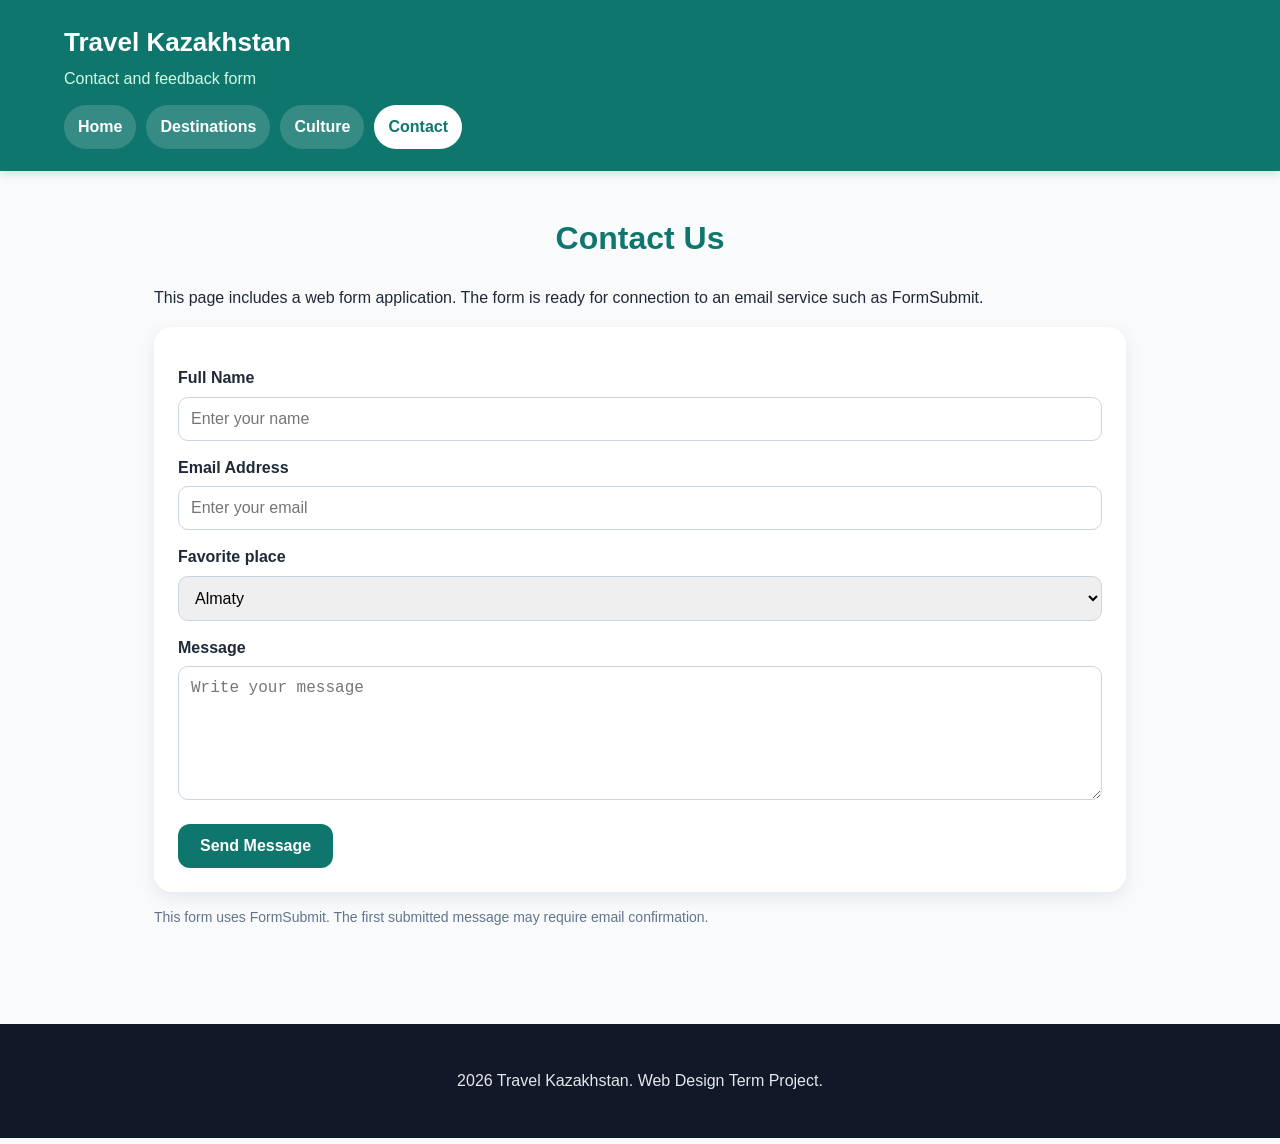
<file: contact.html>
<!DOCTYPE html>
<html lang="en">
<head>
  <meta charset="UTF-8"><meta name="viewport" content="width=device-width, initial-scale=1.0">
  <title>Travel Kazakhstan - Contact</title><link rel="stylesheet" href="style.css">
</head>
<body>
<header><p class="brand">Travel Kazakhstan</p><p class="tagline">Contact and feedback form</p><nav><a href="index.html">Home</a><a href="destinations.html">Destinations</a><a href="culture.html">Culture</a><a class="active" href="contact.html">Contact</a></nav></header>
<main class="container">
  <h1 class="section-title">Contact Us</h1>
  <p>This page includes a web form application. The form is ready for connection to an email service such as FormSubmit.</p>
  <form id="contactForm" action="https://formsubmit.co/tom_word2000@mail.ru" method="POST"> 
    <label for="name">Full Name</label><input id="name" name="name" type="text" placeholder="Enter your name" required>
    <label for="email">Email Address</label><input id="email" name="email" type="email" placeholder="Enter your email" required>
    <label for="place">Favorite place</label><select id="place" name="place"><option>Almaty</option><option>Astana</option><option>Charyn Canyon</option><option>Lake Kaindy</option></select>
    <label for="message">Message</label><textarea id="message" name="message" rows="6" placeholder="Write your message" required></textarea>
    <button type="submit">Send Message</button>
  </form>
  <p class="small-note">This form uses FormSubmit. The first submitted message may require email confirmation.</p>
</main>
<footer><p>2026 Travel Kazakhstan. Web Design Term Project.</p></footer>
</body></html>
</file>
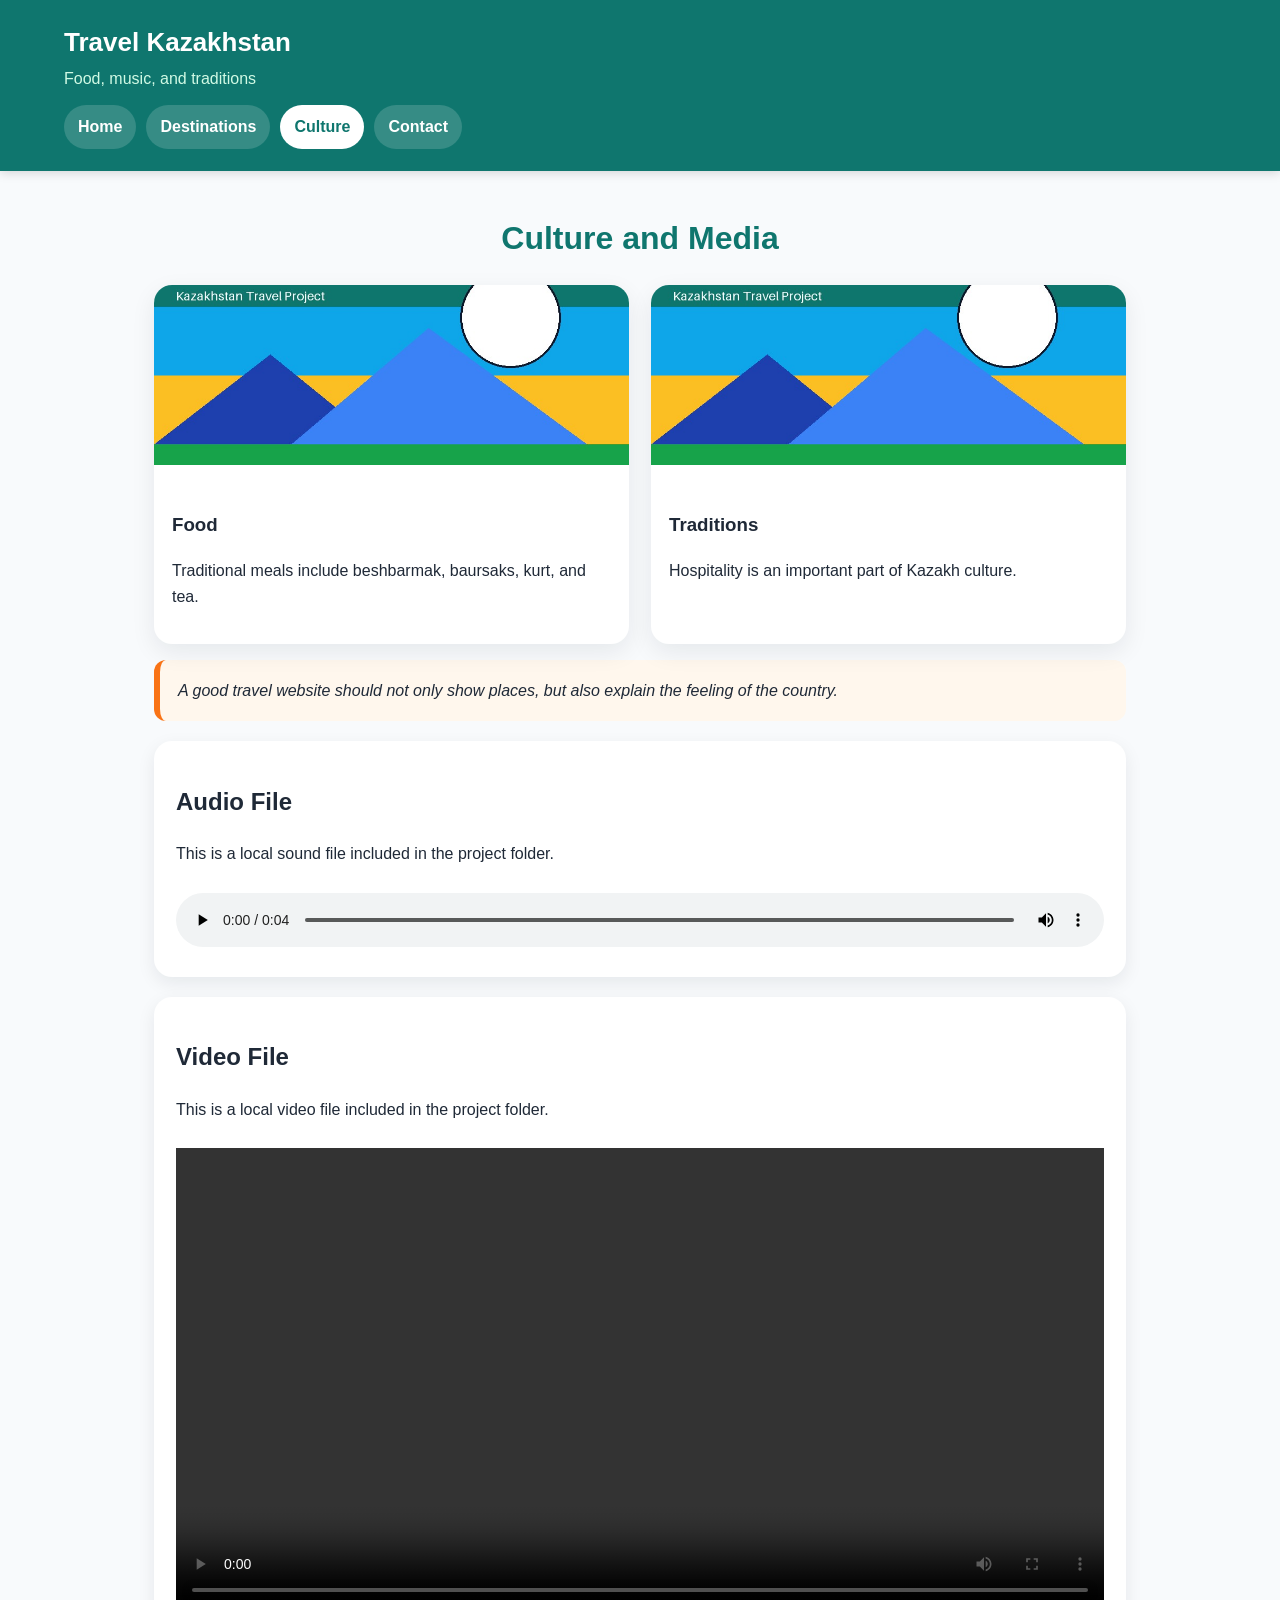
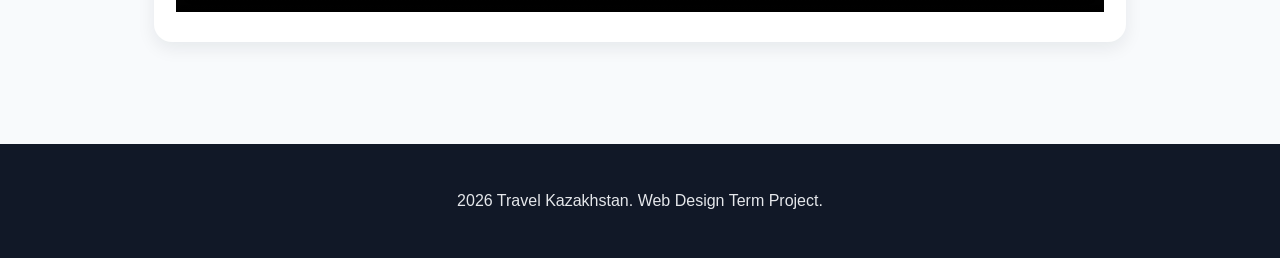
<file: culture.html>
<!DOCTYPE html>
<html lang="en">
<head>
  <meta charset="UTF-8"><meta name="viewport" content="width=device-width, initial-scale=1.0">
  <title>Travel Kazakhstan - Culture</title><link rel="stylesheet" href="style.css">
  <style>.quote{background:#fff7ed;border-left:6px solid #f97316;padding:18px;border-radius:12px;font-style:italic}</style>
</head>
<body>
<header><p class="brand">Travel Kazakhstan</p><p class="tagline">Food, music, and traditions</p><nav><a href="index.html">Home</a><a href="destinations.html">Destinations</a><a class="active" href="culture.html">Culture</a><a href="contact.html">Contact</a></nav></header>
<main class="container">
  <h1 class="section-title">Culture and Media</h1>
  <div class="grid"><article class="card"><img src="assets/images/food.jpg" alt="Kazakh food"><div class="card-content"><h3>Food</h3><p>Traditional meals include beshbarmak, baursaks, kurt, and tea.</p></div></article><article class="card"><img src="assets/images/culture.jpg" alt="Kazakh culture"><div class="card-content"><h3>Traditions</h3><p>Hospitality is an important part of Kazakh culture.</p></div></article></div>
  <p class="quote">A good travel website should not only show places, but also explain the feeling of the country.</p>
  <div class="media-box"><h2>Audio File</h2><p>This is a local sound file included in the project folder.</p><audio controls><source src="assets/audio/background.wav" type="audio/wav">Your browser does not support audio.</audio></div>
  <div class="media-box"><h2>Video File</h2><p>This is a local video file included in the project folder.</p><video controls><source src="assets/video/kazakhstan.mp4" type="video/mp4">Your browser does not support video.</video></div>
</main>
<footer><p>2026 Travel Kazakhstan. Web Design Term Project.</p></footer>
</body></html>
</file>
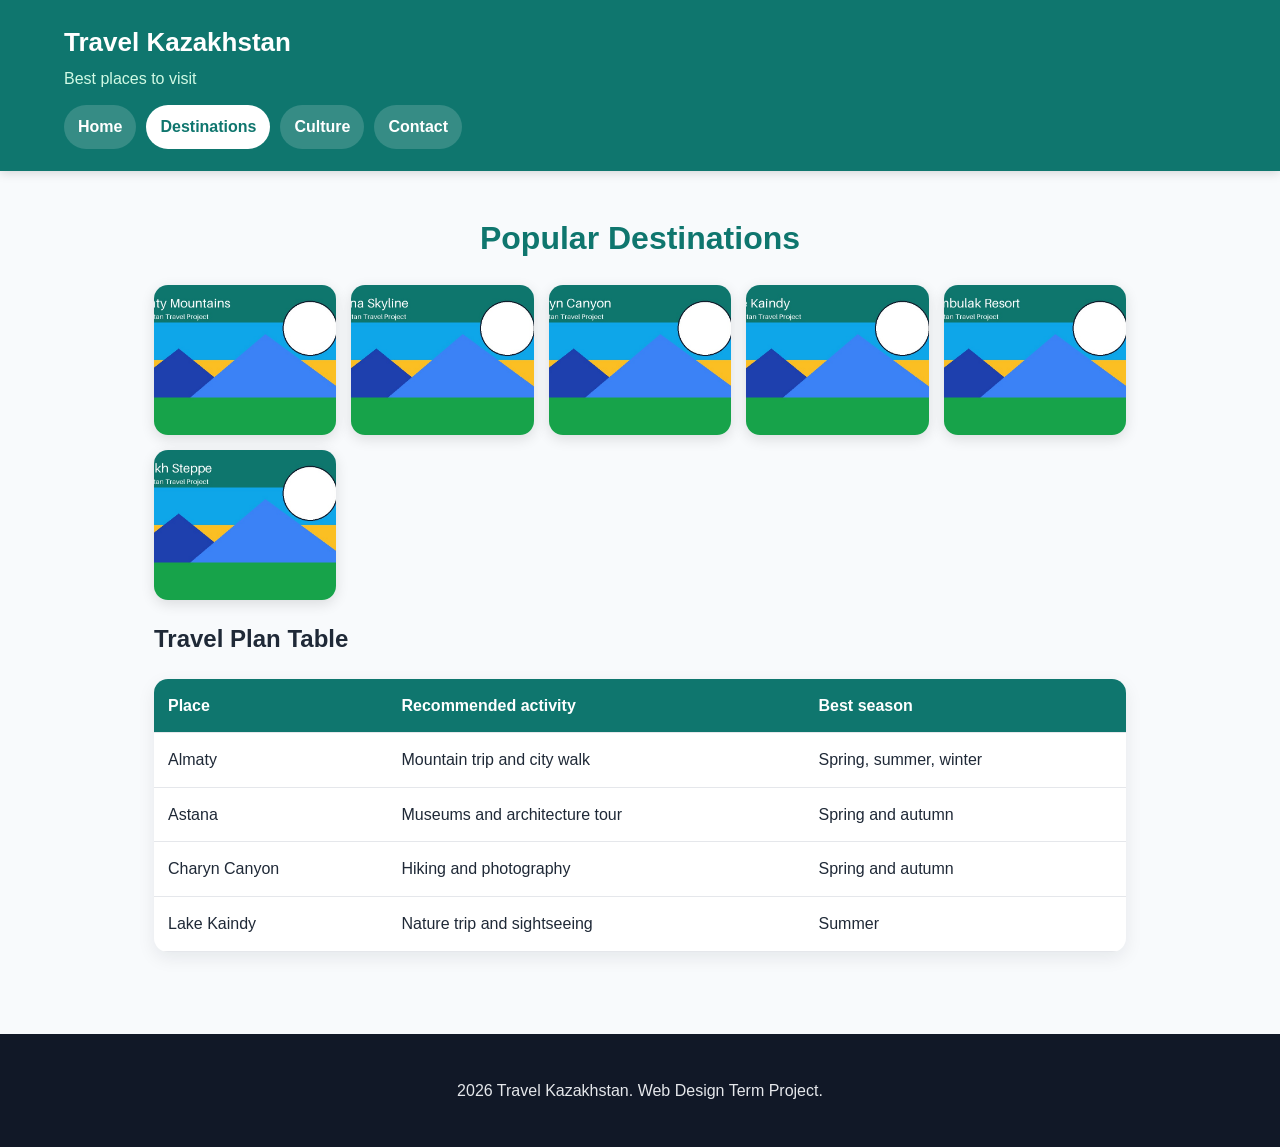
<file: destinations.html>
<!DOCTYPE html>
<html lang="en">
<head>
  <meta charset="UTF-8"><meta name="viewport" content="width=device-width, initial-scale=1.0">
  <title>Travel Kazakhstan - Destinations</title><link rel="stylesheet" href="style.css">
</head>
<body>
<header><p class="brand">Travel Kazakhstan</p><p class="tagline">Best places to visit</p><nav><a href="index.html">Home</a><a class="active" href="destinations.html">Destinations</a><a href="culture.html">Culture</a><a href="contact.html">Contact</a></nav></header>
<main class="container">
  <h1 class="section-title">Popular Destinations</h1>
  <div class="gallery"><img src="assets/images/almaty.jpg" alt="Almaty"><img src="assets/images/astana.jpg" alt="Astana"><img src="assets/images/charyn.jpg" alt="Charyn Canyon"><img src="assets/images/kaindy.jpg" alt="Lake Kaindy"><img src="assets/images/shymbulak.jpg" alt="Shymbulak"><img src="assets/images/steppe.jpg" alt="Steppe"></div>
  <h2>Travel Plan Table</h2>
  <table><tr><th>Place</th><th>Recommended activity</th><th>Best season</th></tr><tr><td>Almaty</td><td>Mountain trip and city walk</td><td>Spring, summer, winter</td></tr><tr><td>Astana</td><td>Museums and architecture tour</td><td>Spring and autumn</td></tr><tr><td>Charyn Canyon</td><td>Hiking and photography</td><td>Spring and autumn</td></tr><tr><td>Lake Kaindy</td><td>Nature trip and sightseeing</td><td>Summer</td></tr></table>
</main>
<footer><p>2026 Travel Kazakhstan. Web Design Term Project.</p></footer>
</body></html>
</file>
<file: style.css>
* {
    box-sizing: border-box;
}

body {
    margin: 0;
    font-family: Arial, Helvetica, sans-serif;
    line-height: 1.6;
    color: #1f2937;
    background: #f8fafc;
}

header {
    background: #0f766e;
    color: white;
    padding: 22px 5%;
    position: sticky;
    top: 0;
    z-index: 10;
    box-shadow: 0 2px 10px rgba(0, 0, 0, 0.15);
}

.brand {
    font-size: 26px;
    font-weight: 700;
    margin: 0;
}

.tagline {
    margin: 2px 0 14px;
    color: #d1fae5;
}

nav {
    display: flex;
    gap: 10px;
    flex-wrap: wrap;
}

nav a {
    color: white;
    text-decoration: none;
    background: rgba(255, 255, 255, 0.16);
    padding: 9px 14px;
    border-radius: 999px;
    font-weight: 600;
}

nav a:hover,
nav a.active {
    background: white;
    color: #0f766e;
}

.hero {
    padding: 70px 5%;
    background: linear-gradient(120deg, rgba(15, 118, 110, 0.95), rgba(14, 165, 233, 0.82)), url('assets/images/almaty.jpg');
    background-size: cover;
    background-position: center;
    color: white;
    text-align: center;
}

.hero h1 {
    font-size: 46px;
    margin: 0 0 12px;
}

.hero p {
    font-size: 20px;
    max-width: 850px;
    margin: 0 auto 22px;
}

.button {
    display: inline-block;
    background: #fbbf24;
    color: #111827;
    text-decoration: none;
    font-weight: 700;
    padding: 12px 20px;
    border-radius: 12px;
}

.container {
    max-width: 1100px;
    margin: auto;
    padding: 42px 5%;
}

.section-title {
    text-align: center;
    color: #0f766e;
    margin-top: 0;
}

.grid {
    display: grid;
    grid-template-columns: repeat(auto-fit, minmax(240px, 1fr));
    gap: 22px;
}

.card {
    background: white;
    border-radius: 18px;
    box-shadow: 0 8px 24px rgba(15, 23, 42, 0.08);
    overflow: hidden;
}

.card img {
    width: 100%;
    height: 180px;
    object-fit: cover;
}

.card-content {
    padding: 18px;
}

.highlight {
    background: #ecfeff;
    border-left: 6px solid #06b6d4;
    padding: 18px;
    border-radius: 12px;
    margin: 24px 0;
}

.gallery {
    display: grid;
    grid-template-columns: repeat(auto-fit, minmax(180px, 1fr));
    gap: 15px;
}

.gallery img {
    width: 100%;
    height: 150px;
    object-fit: cover;
    border-radius: 14px;
    box-shadow: 0 4px 14px rgba(0, 0, 0, 0.12);
}

table {
    width: 100%;
    border-collapse: collapse;
    background: white;
    border-radius: 14px;
    overflow: hidden;
    box-shadow: 0 6px 18px rgba(15, 23, 42, 0.08);
}

th,
td {
    padding: 14px;
    border-bottom: 1px solid #e5e7eb;
    text-align: left;
}

th {
    background: #0f766e;
    color: white;
}

.media-box {
    background: white;
    padding: 22px;
    border-radius: 18px;
    box-shadow: 0 6px 18px rgba(15, 23, 42, 0.08);
    margin: 20px 0;
}

audio,
video {
    width: 100%;
    margin-top: 10px;
}

form {
    background: white;
    padding: 24px;
    border-radius: 18px;
    box-shadow: 0 6px 18px rgba(15, 23, 42, 0.08);
}

label {
    display: block;
    font-weight: 700;
    margin-top: 14px;
}

input,
select,
textarea {
    width: 100%;
    padding: 12px;
    margin-top: 6px;
    border: 1px solid #cbd5e1;
    border-radius: 10px;
    font-size: 16px;
}

button {
    background: #0f766e;
    color: white;
    border: 0;
    border-radius: 12px;
    padding: 13px 22px;
    font-size: 16px;
    font-weight: 700;
    margin-top: 16px;
    cursor: pointer;
}

button:hover {
    background: #115e59;
}

footer {
    text-align: center;
    background: #111827;
    color: #e5e7eb;
    padding: 28px 5%;
    margin-top: 40px;
}

.small-note {
    font-size: 14px;
    color: #64748b;
}

@media (max-width: 700px) {
    .hero h1 {
        font-size: 34px;
    }

    .hero {
        padding: 50px 5%;
    }

    header {
        position: static;
    }
}
</file>
